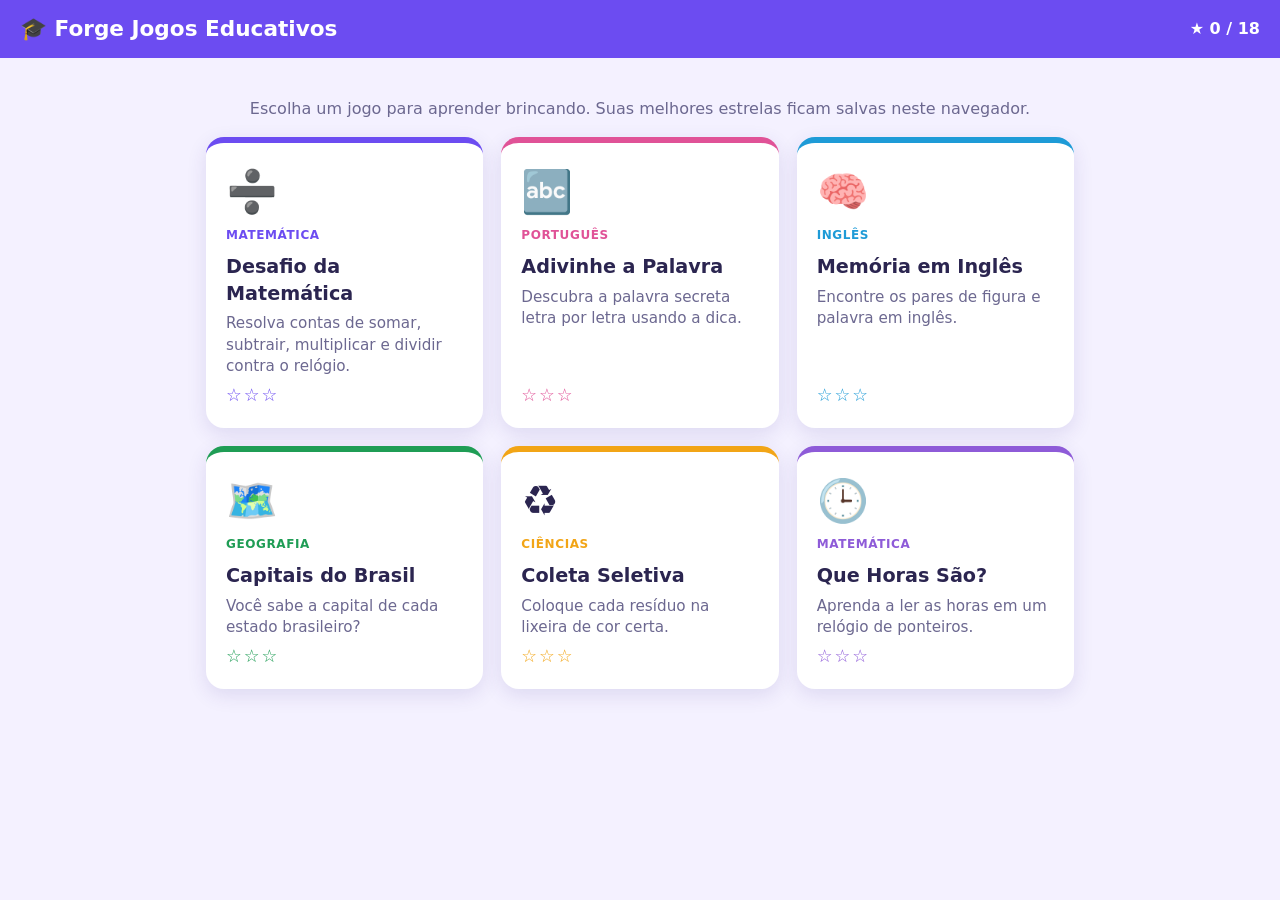
<file: index.html>
<!DOCTYPE html>
<html lang="pt-BR">
<head>
  <meta charset="UTF-8">
  <meta name="viewport" content="width=device-width, initial-scale=1">
  <title>Forge Jogos Educativos</title>
  <link rel="stylesheet" href="css/style.css">
</head>
<body>
  <header class="topo">
    <h1>🎓 Forge Jogos Educativos</h1>
    <span class="placar" id="total-estrelas"></span>
  </header>
  <main>
    <p class="centro muted">Escolha um jogo para aprender brincando. Suas melhores estrelas ficam salvas neste navegador.</p>
    <div class="grade-jogos" id="grade"></div>
  </main>

  <script src="js/comum.js"></script>
  <script>
    const jogos = [
      { id: "matematica", icone: "➗", nome: "Desafio da Matemática", materia: "Matemática", cor: "#6c4cf1",
        desc: "Resolva contas de somar, subtrair, multiplicar e dividir contra o relógio." },
      { id: "palavras", icone: "🔤", nome: "Adivinhe a Palavra", materia: "Português", cor: "#e05297",
        desc: "Descubra a palavra secreta letra por letra usando a dica." },
      { id: "memoria", icone: "🧠", nome: "Memória em Inglês", materia: "Inglês", cor: "#1e9bd7",
        desc: "Encontre os pares de figura e palavra em inglês." },
      { id: "capitais", icone: "🗺️", nome: "Capitais do Brasil", materia: "Geografia", cor: "#1f9d55",
        desc: "Você sabe a capital de cada estado brasileiro?" },
      { id: "reciclagem", icone: "♻️", nome: "Coleta Seletiva", materia: "Ciências", cor: "#f2a516",
        desc: "Coloque cada resíduo na lixeira de cor certa." },
      { id: "horas", icone: "🕒", nome: "Que Horas São?", materia: "Matemática", cor: "#8e5bd8",
        desc: "Aprenda a ler as horas em um relógio de ponteiros." },
    ];

    const progresso = Jogos.lerProgresso();
    const grade = document.getElementById("grade");
    let total = 0;
    jogos.forEach(j => {
      const est = progresso[j.id] || 0;
      total += est;
      const a = document.createElement("a");
      a.className = "jogo-card";
      a.href = `jogos/${j.id}.html`;
      a.style.setProperty("--cor", j.cor);
      a.innerHTML = `
        <span class="icone" aria-hidden="true">${j.icone}</span>
        <span class="materia">${j.materia}</span>
        <h2>${j.nome}</h2>
        <p>${j.desc}</p>
        <span class="estrelas" style="color:${j.cor}" aria-label="${est} de 3 estrelas">${Jogos.textoEstrelas(est)}</span>`;
      grade.appendChild(a);
    });
    document.getElementById("total-estrelas").textContent = `★ ${total} / ${jogos.length * 3}`;
  </script>
</body>
</html>
</file>
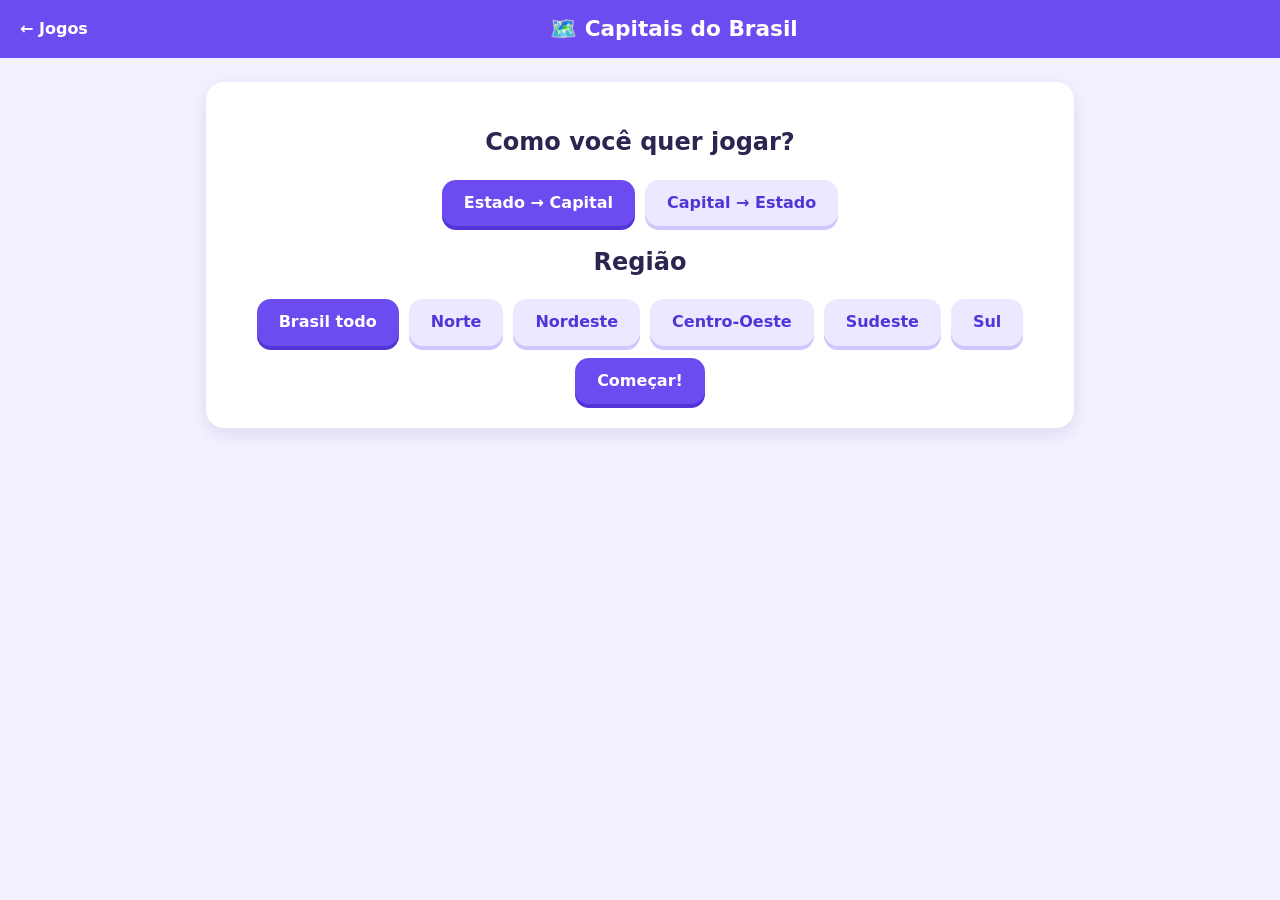
<file: jogos/capitais.html>
<!DOCTYPE html>
<html lang="pt-BR">
<head>
  <meta charset="UTF-8">
  <meta name="viewport" content="width=device-width, initial-scale=1">
  <title>Capitais do Brasil</title>
  <link rel="stylesheet" href="../css/style.css">
  <style>
    .regiao { font-weight: 800; color: #1f9d55; text-transform: uppercase; letter-spacing: .06em; }
    .curiosidade { margin-top: 10px; color: var(--muted); min-height: 1.4em; }
  </style>
</head>
<body>
  <header class="topo">
    <a href="../index.html">← Jogos</a>
    <h1>🗺️ Capitais do Brasil</h1>
    <span class="placar" id="placar"></span>
  </header>
  <main>
    <section class="cartao centro" id="menu">
      <h2>Como você quer jogar?</h2>
      <div class="linha-botoes" id="modos">
        <button class="btn secundario ativo" data-modo="capital">Estado → Capital</button>
        <button class="btn secundario" data-modo="estado">Capital → Estado</button>
      </div>
      <h2>Região</h2>
      <div class="linha-botoes" id="regioes">
        <button class="btn secundario ativo" data-regiao="">Brasil todo</button>
        <button class="btn secundario" data-regiao="Norte">Norte</button>
        <button class="btn secundario" data-regiao="Nordeste">Nordeste</button>
        <button class="btn secundario" data-regiao="Centro-Oeste">Centro-Oeste</button>
        <button class="btn secundario" data-regiao="Sudeste">Sudeste</button>
        <button class="btn secundario" data-regiao="Sul">Sul</button>
      </div>
      <button class="btn" id="comecar">Começar!</button>
    </section>

    <section class="cartao centro oculto" id="jogo">
      <div class="barra"><div id="progresso"></div></div>
      <div class="regiao" id="regiao"></div>
      <div class="pergunta" id="pergunta"></div>
      <div class="opcoes" id="opcoes"></div>
      <div class="mensagem" id="mensagem"></div>
    </section>

    <section class="cartao oculto" id="fim"></section>
  </main>

  <script src="../js/comum.js"></script>
  <script>
    const { sortear, embaralhar, som, mostrarResultado } = Jogos;
    // [estado, sigla, capital, região]
    const UFS = [
      ["Acre","AC","Rio Branco","Norte"],["Amapá","AP","Macapá","Norte"],["Amazonas","AM","Manaus","Norte"],
      ["Pará","PA","Belém","Norte"],["Rondônia","RO","Porto Velho","Norte"],["Roraima","RR","Boa Vista","Norte"],
      ["Tocantins","TO","Palmas","Norte"],
      ["Alagoas","AL","Maceió","Nordeste"],["Bahia","BA","Salvador","Nordeste"],["Ceará","CE","Fortaleza","Nordeste"],
      ["Maranhão","MA","São Luís","Nordeste"],["Paraíba","PB","João Pessoa","Nordeste"],["Pernambuco","PE","Recife","Nordeste"],
      ["Piauí","PI","Teresina","Nordeste"],["Rio Grande do Norte","RN","Natal","Nordeste"],["Sergipe","SE","Aracaju","Nordeste"],
      ["Distrito Federal","DF","Brasília","Centro-Oeste"],["Goiás","GO","Goiânia","Centro-Oeste"],
      ["Mato Grosso","MT","Cuiabá","Centro-Oeste"],["Mato Grosso do Sul","MS","Campo Grande","Centro-Oeste"],
      ["Espírito Santo","ES","Vitória","Sudeste"],["Minas Gerais","MG","Belo Horizonte","Sudeste"],
      ["Rio de Janeiro","RJ","Rio de Janeiro","Sudeste"],["São Paulo","SP","São Paulo","Sudeste"],
      ["Paraná","PR","Curitiba","Sul"],["Rio Grande do Sul","RS","Porto Alegre","Sul"],["Santa Catarina","SC","Florianópolis","Sul"],
    ];
    const $ = id => document.getElementById(id);
    let modo = "capital", regiao = "", perguntas = [], indice = 0, acertos = 0;

    function grupo(el, aoEscolher) {
      el.addEventListener("click", e => {
        const b = e.target.closest("button"); if (!b) return;
        el.querySelectorAll("button").forEach(x => x.classList.toggle("ativo", x === b));
        aoEscolher(b);
      });
    }
    grupo($("modos"), b => modo = b.dataset.modo);
    grupo($("regioes"), b => regiao = b.dataset.regiao);

    function comecar() {
      const pool = UFS.filter(u => !regiao || u[3] === regiao);
      perguntas = sortear(pool, Math.min(10, pool.length));
      indice = 0; acertos = 0;
      $("menu").classList.add("oculto");
      $("fim").classList.add("oculto");
      $("jogo").classList.remove("oculto");
      proxima();
    }

    function proxima() {
      if (indice >= perguntas.length) return terminar();
      const uf = perguntas[indice];
      const pos = modo === "capital" ? 2 : 0;
      const certa = uf[pos];
      // Alternativas erradas: de preferência da mesma região, para ficar mais desafiador.
      const mesmaRegiao = UFS.filter(u => u !== uf && u[3] === uf[3]);
      const outras = UFS.filter(u => u !== uf && u[3] !== uf[3]);
      const erradas = [...embaralhar(mesmaRegiao), ...embaralhar(outras)].slice(0, 3).map(u => u[pos]);
      $("progresso").style.width = `${(indice / perguntas.length) * 100}%`;
      $("placar").textContent = `Acertos: ${acertos}`;
      $("regiao").textContent = `Região ${uf[3]}`;
      $("pergunta").textContent = modo === "capital"
        ? `Qual é a capital de ${uf[0]} (${uf[1]})?`
        : `${uf[2]} é capital de qual estado?`;
      $("mensagem").textContent = "";
      $("mensagem").className = "mensagem";
      const box = $("opcoes");
      box.innerHTML = "";
      embaralhar([certa, ...erradas]).forEach(v => {
        const b = document.createElement("button");
        b.className = "opcao";
        b.textContent = v;
        b.addEventListener("click", () => responder(b, v === certa, uf));
        box.appendChild(b);
      });
    }

    function responder(botao, certo, uf) {
      const certa = modo === "capital" ? uf[2] : uf[0];
      $("opcoes").querySelectorAll("button").forEach(b => {
        b.disabled = true;
        if (b.textContent === certa) b.classList.add("certa");
      });
      const msg = $("mensagem");
      if (certo) { acertos++; som.acerto(); msg.textContent = "Correto! 🎉"; msg.classList.add("ok"); }
      else { botao.classList.add("errada"); som.erro(); msg.textContent = `A capital de ${uf[0]} é ${uf[2]}.`; msg.classList.add("erro"); }
      $("placar").textContent = `Acertos: ${acertos}`;
      indice++;
      setTimeout(proxima, certo ? 1000 : 2000);
    }

    function terminar() {
      $("jogo").classList.add("oculto");
      const fim = $("fim");
      fim.classList.remove("oculto");
      mostrarResultado(fim, {
        jogo: "capitais", acertos, total: perguntas.length,
        aoReiniciar: () => { fim.classList.add("oculto"); $("menu").classList.remove("oculto"); },
      });
    }

    $("comecar").addEventListener("click", comecar);
  </script>
</body>
</html>
</file>
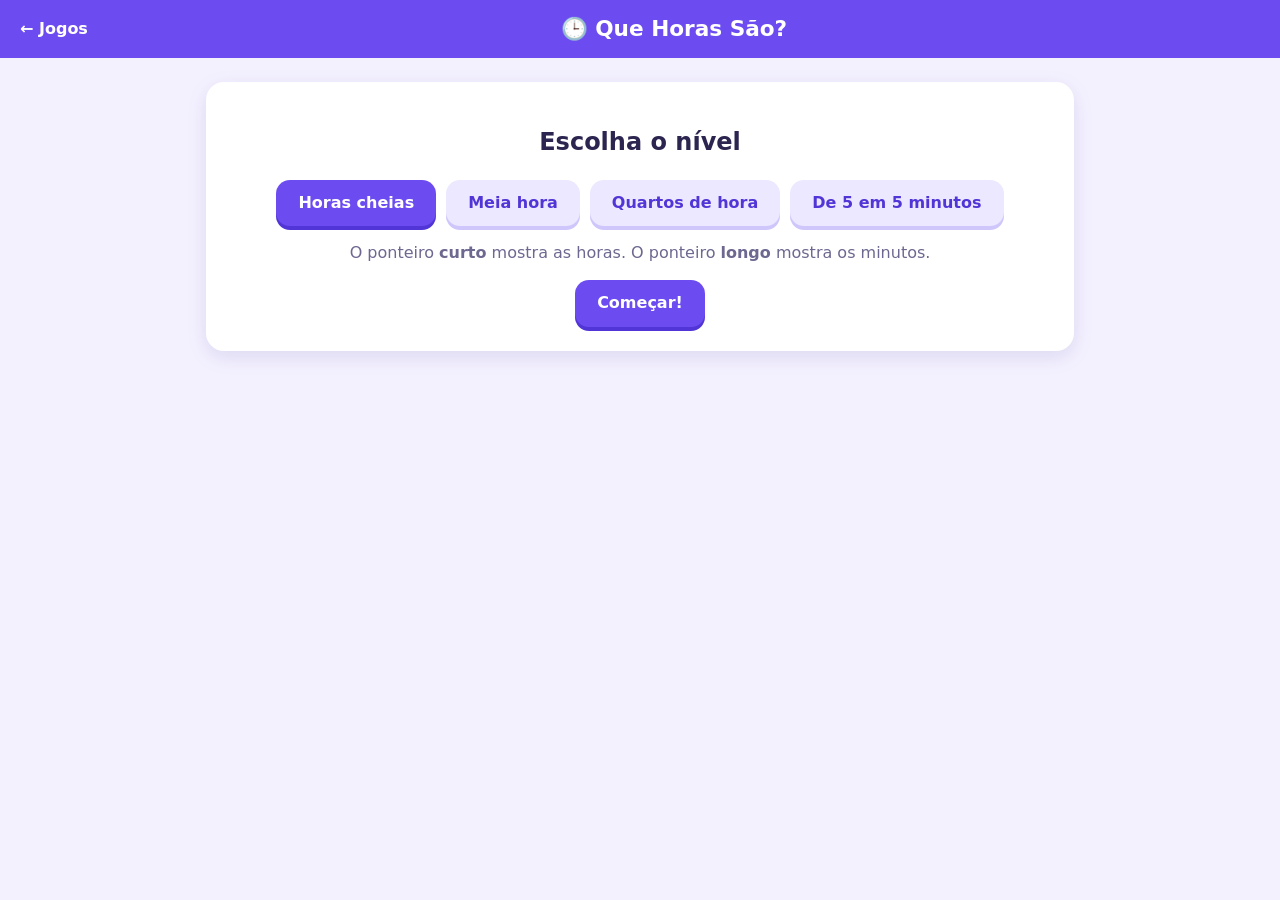
<file: jogos/horas.html>
<!DOCTYPE html>
<html lang="pt-BR">
<head>
  <meta charset="UTF-8">
  <meta name="viewport" content="width=device-width, initial-scale=1">
  <title>Que Horas São?</title>
  <link rel="stylesheet" href="../css/style.css">
  <style>
    #relogio { width: min(260px, 70vw); height: auto; margin: 0 auto 18px; display: block; }
    .opcao { font-variant-numeric: tabular-nums; }
  </style>
</head>
<body>
  <header class="topo">
    <a href="../index.html">← Jogos</a>
    <h1>🕒 Que Horas São?</h1>
    <span class="placar" id="placar"></span>
  </header>
  <main>
    <section class="cartao centro" id="menu">
      <h2>Escolha o nível</h2>
      <div class="linha-botoes" id="niveis">
        <button class="btn secundario ativo" data-nivel="60">Horas cheias</button>
        <button class="btn secundario" data-nivel="30">Meia hora</button>
        <button class="btn secundario" data-nivel="15">Quartos de hora</button>
        <button class="btn secundario" data-nivel="5">De 5 em 5 minutos</button>
      </div>
      <p class="muted">O ponteiro <b>curto</b> mostra as horas. O ponteiro <b>longo</b> mostra os minutos.</p>
      <button class="btn" id="comecar">Começar!</button>
    </section>

    <section class="cartao centro oculto" id="jogo">
      <div class="barra"><div id="progresso"></div></div>
      <svg id="relogio" viewBox="0 0 200 200" role="img" aria-label="Relógio de ponteiros">
        <circle cx="100" cy="100" r="94" fill="#fff" stroke="#6c4cf1" stroke-width="8"/>
        <g id="marcas"></g>
        <line id="ponteiro-hora" x1="100" y1="100" x2="100" y2="62" stroke="#2b2550" stroke-width="8" stroke-linecap="round"/>
        <line id="ponteiro-min" x1="100" y1="100" x2="100" y2="43" stroke="#e05297" stroke-width="5" stroke-linecap="round"/>
        <circle cx="100" cy="100" r="6" fill="#2b2550"/>
      </svg>
      <div class="opcoes" id="opcoes"></div>
      <div class="mensagem" id="mensagem"></div>
    </section>

    <section class="cartao oculto" id="fim"></section>
  </main>

  <script src="../js/comum.js"></script>
  <script>
    const { aleatorio, embaralhar, som, mostrarResultado } = Jogos;
    const TOTAL = 10;
    const $ = id => document.getElementById(id);
    let passo = 60, indice = 0, acertos = 0;

    // Desenha números e marcas do mostrador.
    const marcas = $("marcas");
    for (let i = 0; i < 60; i++) {
      const ang = (i * 6) * Math.PI / 180;
      const grande = i % 5 === 0;
      const r1 = grande ? 80 : 85, r2 = 89;
      marcas.insertAdjacentHTML("beforeend",
        `<line x1="${100 + r1 * Math.sin(ang)}" y1="${100 - r1 * Math.cos(ang)}" x2="${100 + r2 * Math.sin(ang)}" y2="${100 - r2 * Math.cos(ang)}" stroke="#2b2550" stroke-width="${grande ? 3 : 1}"/>`);
      if (grande) {
        const n = i / 5 || 12, rn = 67;
        marcas.insertAdjacentHTML("beforeend",
          `<text x="${100 + rn * Math.sin(ang)}" y="${100 - rn * Math.cos(ang) + 6}" text-anchor="middle" font-size="17" font-weight="800" fill="#2b2550" font-family="sans-serif">${n}</text>`);
      }
    }

    $("niveis").addEventListener("click", e => {
      const b = e.target.closest("button"); if (!b) return;
      $("niveis").querySelectorAll("button").forEach(x => x.classList.toggle("ativo", x === b));
      passo = Number(b.dataset.nivel);
    });

    const fmt = (h, m) => `${h}:${String(m).padStart(2, "0")}`;

    function sortearHora() {
      return { h: aleatorio(1, 12), m: aleatorio(0, 60 / passo - 1) * passo };
    }

    function mostrarRelogio({ h, m }) {
      const angMin = m * 6;
      const angHora = (h % 12) * 30 + m * 0.5;
      $("ponteiro-min").setAttribute("transform", `rotate(${angMin} 100 100)`);
      $("ponteiro-hora").setAttribute("transform", `rotate(${angHora} 100 100)`);
    }

    function comecar() {
      indice = 0; acertos = 0;
      $("menu").classList.add("oculto");
      $("fim").classList.add("oculto");
      $("jogo").classList.remove("oculto");
      proxima();
    }

    function proxima() {
      if (indice >= TOTAL) return terminar();
      const hora = sortearHora();
      const certa = fmt(hora.h, hora.m);
      mostrarRelogio(hora);
      // Distratores comuns: trocar os ponteiros, errar a hora por um, errar os minutos.
      const opcoes = new Set([certa]);
      const candidatos = [
        fmt(hora.h % 12 + 1, hora.m),
        fmt((hora.h + 10) % 12 + 1, hora.m),
        fmt(hora.h, (hora.m + passo) % 60),
      ];
      if (hora.m > 0 && hora.m % 5 === 0) candidatos.push(fmt(hora.m / 5, hora.h * 5 % 60));
      embaralhar(candidatos).forEach(c => { if (opcoes.size < 4) opcoes.add(c); });
      while (opcoes.size < 4) { const o = sortearHora(); opcoes.add(fmt(o.h, o.m)); }

      $("progresso").style.width = `${(indice / TOTAL) * 100}%`;
      $("placar").textContent = `Acertos: ${acertos}`;
      $("mensagem").textContent = "";
      $("mensagem").className = "mensagem";
      const box = $("opcoes");
      box.innerHTML = "";
      embaralhar([...opcoes]).forEach(v => {
        const b = document.createElement("button");
        b.className = "opcao";
        b.textContent = v;
        b.addEventListener("click", () => responder(b, v === certa, certa));
        box.appendChild(b);
      });
    }

    function responder(botao, certo, certa) {
      $("opcoes").querySelectorAll("button").forEach(b => {
        b.disabled = true;
        if (b.textContent === certa) b.classList.add("certa");
      });
      const msg = $("mensagem");
      if (certo) { acertos++; som.acerto(); msg.textContent = "Isso mesmo! ⏰"; msg.classList.add("ok"); }
      else { botao.classList.add("errada"); som.erro(); msg.textContent = `O relógio marca ${certa}.`; msg.classList.add("erro"); }
      $("placar").textContent = `Acertos: ${acertos}`;
      indice++;
      setTimeout(proxima, certo ? 1000 : 2000);
    }

    function terminar() {
      $("jogo").classList.add("oculto");
      const fim = $("fim");
      fim.classList.remove("oculto");
      mostrarResultado(fim, {
        jogo: "horas", acertos, total: TOTAL,
        aoReiniciar: () => { fim.classList.add("oculto"); $("menu").classList.remove("oculto"); },
      });
    }

    $("comecar").addEventListener("click", comecar);
  </script>
</body>
</html>
</file>
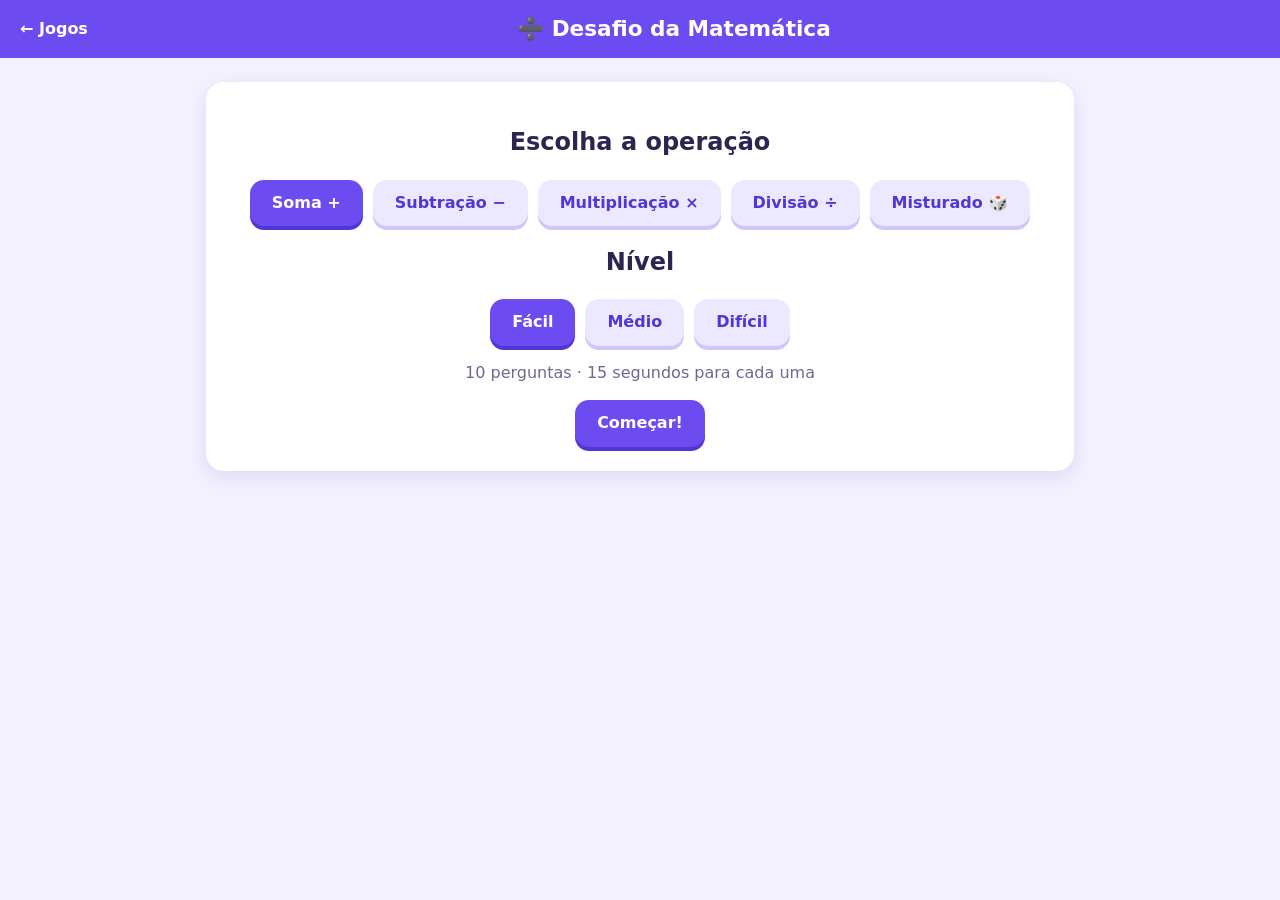
<file: jogos/matematica.html>
<!DOCTYPE html>
<html lang="pt-BR">
<head>
  <meta charset="UTF-8">
  <meta name="viewport" content="width=device-width, initial-scale=1">
  <title>Desafio da Matemática</title>
  <link rel="stylesheet" href="../css/style.css">
  <style>
    .tempo { font-weight: 800; color: var(--muted); }
    .tempo.pouco { color: var(--bad); }
  </style>
</head>
<body>
  <header class="topo">
    <a href="../index.html">← Jogos</a>
    <h1>➗ Desafio da Matemática</h1>
    <span class="placar" id="placar"></span>
  </header>
  <main>
    <section class="cartao centro" id="menu">
      <h2>Escolha a operação</h2>
      <div class="linha-botoes" id="ops">
        <button class="btn secundario ativo" data-op="+">Soma +</button>
        <button class="btn secundario" data-op="-">Subtração −</button>
        <button class="btn secundario" data-op="x">Multiplicação ×</button>
        <button class="btn secundario" data-op="/">Divisão ÷</button>
        <button class="btn secundario" data-op="?">Misturado 🎲</button>
      </div>
      <h2>Nível</h2>
      <div class="linha-botoes" id="niveis">
        <button class="btn secundario ativo" data-nivel="1">Fácil</button>
        <button class="btn secundario" data-nivel="2">Médio</button>
        <button class="btn secundario" data-nivel="3">Difícil</button>
      </div>
      <p class="muted">10 perguntas · 15 segundos para cada uma</p>
      <button class="btn" id="comecar">Começar!</button>
    </section>

    <section class="cartao centro oculto" id="jogo">
      <div class="barra"><div id="progresso"></div></div>
      <div class="tempo" id="tempo"></div>
      <div class="pergunta" id="pergunta"></div>
      <div class="opcoes" id="opcoes"></div>
      <div class="mensagem" id="mensagem"></div>
    </section>

    <section class="cartao oculto" id="fim"></section>
  </main>

  <script src="../js/comum.js"></script>
  <script>
    const { aleatorio, embaralhar, som, mostrarResultado } = Jogos;
    const TOTAL = 10, SEGUNDOS = 15;
    let op = "+", nivel = 1, indice = 0, acertos = 0, cronometro = null, restante = 0;

    const $ = id => document.getElementById(id);

    function selecionar(grupo, atributo, aoEscolher) {
      grupo.addEventListener("click", e => {
        const b = e.target.closest("button");
        if (!b) return;
        grupo.querySelectorAll("button").forEach(x => x.classList.toggle("ativo", x === b));
        aoEscolher(b.dataset[atributo]);
      });
    }
    selecionar($("ops"), "op", v => op = v);
    selecionar($("niveis"), "nivel", v => nivel = Number(v));

    // Gera uma conta com resultado inteiro e não negativo.
    function gerarConta() {
      const o = op === "?" ? "+-x/"[aleatorio(0, 3)] : op;
      const max = [0, 10, 50, 100][nivel];
      const maxTab = [0, 5, 10, 12][nivel];
      let a, b, r, simbolo;
      if (o === "+") { a = aleatorio(0, max); b = aleatorio(0, max); r = a + b; simbolo = "+"; }
      else if (o === "-") { a = aleatorio(0, max); b = aleatorio(0, a); r = a - b; simbolo = "−"; }
      else if (o === "x") { a = aleatorio(1, maxTab); b = aleatorio(1, maxTab); r = a * b; simbolo = "×"; }
      else { b = aleatorio(1, maxTab); r = aleatorio(1, maxTab); a = b * r; simbolo = "÷"; }
      return { texto: `${a} ${simbolo} ${b} = ?`, resposta: r };
    }

    function alternativas(certa) {
      const set = new Set([certa]);
      const variacao = Math.max(3, Math.round(certa * 0.3));
      while (set.size < 4) {
        const v = certa + aleatorio(-variacao, variacao);
        if (v >= 0) set.add(v);
      }
      return embaralhar([...set]);
    }

    function comecar() {
      indice = 0; acertos = 0;
      $("menu").classList.add("oculto");
      $("fim").classList.add("oculto");
      $("jogo").classList.remove("oculto");
      proxima();
    }

    function proxima() {
      if (indice >= TOTAL) return terminar();
      const conta = gerarConta();
      $("progresso").style.width = `${(indice / TOTAL) * 100}%`;
      $("placar").textContent = `Acertos: ${acertos}`;
      $("pergunta").textContent = conta.texto;
      $("mensagem").textContent = "";
      $("mensagem").className = "mensagem";
      const box = $("opcoes");
      box.innerHTML = "";
      alternativas(conta.resposta).forEach(v => {
        const b = document.createElement("button");
        b.className = "opcao";
        b.textContent = v;
        b.addEventListener("click", () => responder(b, v === conta.resposta, conta.resposta));
        box.appendChild(b);
      });
      restante = SEGUNDOS;
      mostrarTempo();
      clearInterval(cronometro);
      cronometro = setInterval(() => {
        restante--;
        mostrarTempo();
        if (restante <= 0) responder(null, false, conta.resposta);
      }, 1000);
    }

    function mostrarTempo() {
      $("tempo").textContent = `⏱️ ${restante}s`;
      $("tempo").classList.toggle("pouco", restante <= 5);
    }

    function responder(botao, certo, resposta) {
      clearInterval(cronometro);
      const botoes = $("opcoes").querySelectorAll("button");
      botoes.forEach(b => {
        b.disabled = true;
        if (Number(b.textContent) === resposta) b.classList.add("certa");
      });
      const msg = $("mensagem");
      if (certo) {
        acertos++;
        som.acerto();
        msg.textContent = "Isso aí! 🎉";
        msg.classList.add("ok");
      } else {
        if (botao) botao.classList.add("errada");
        som.erro();
        msg.textContent = botao ? `Quase! A resposta é ${resposta}.` : `Tempo esgotado! A resposta é ${resposta}.`;
        msg.classList.add("erro");
      }
      $("placar").textContent = `Acertos: ${acertos}`;
      indice++;
      setTimeout(proxima, certo ? 900 : 1800);
    }

    function terminar() {
      $("jogo").classList.add("oculto");
      const fim = $("fim");
      fim.classList.remove("oculto");
      mostrarResultado(fim, {
        jogo: "matematica", acertos, total: TOTAL,
        aoReiniciar: () => { fim.classList.add("oculto"); $("menu").classList.remove("oculto"); },
      });
    }

    $("comecar").addEventListener("click", comecar);
  </script>
</body>
</html>
</file>
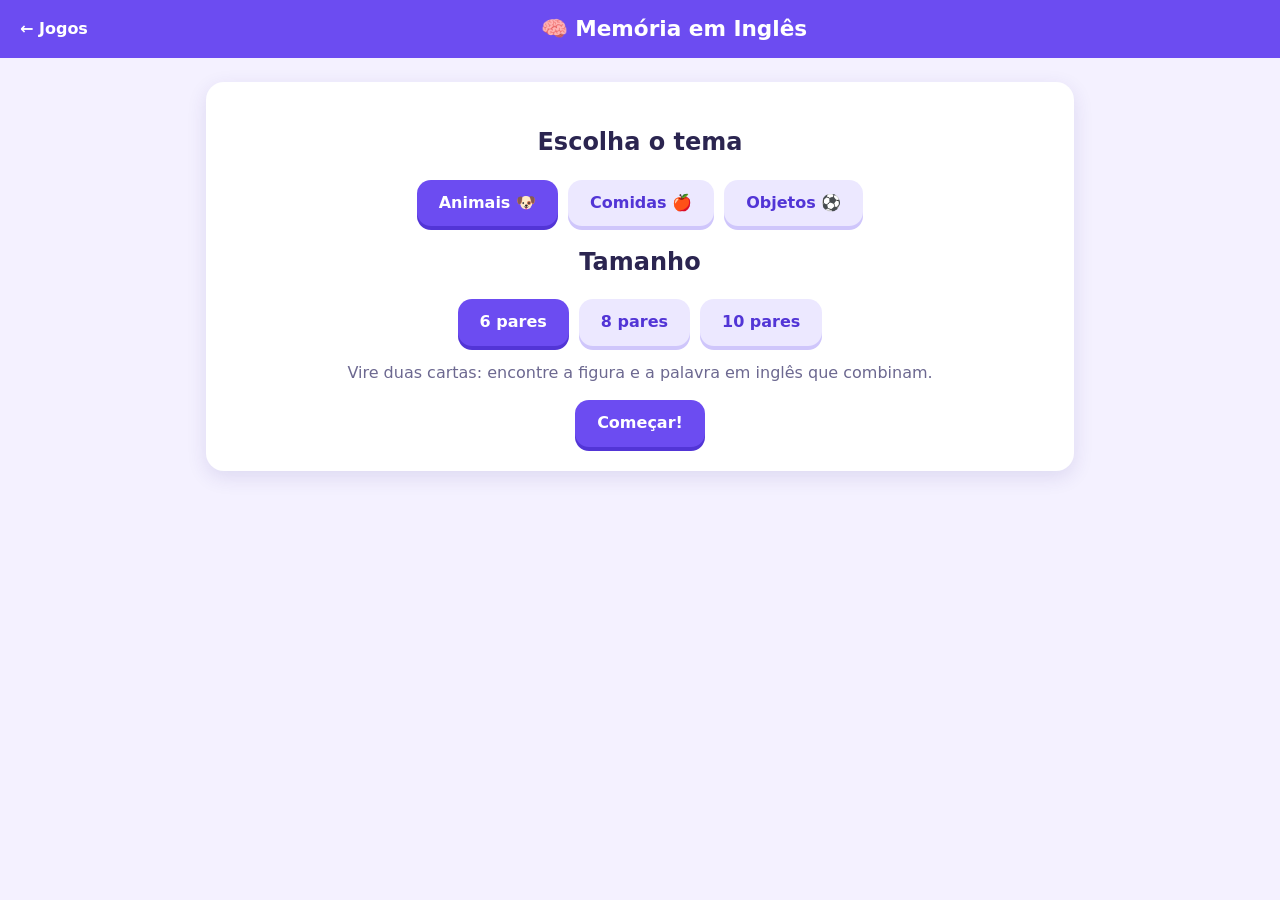
<file: jogos/memoria.html>
<!DOCTYPE html>
<html lang="pt-BR">
<head>
  <meta charset="UTF-8">
  <meta name="viewport" content="width=device-width, initial-scale=1">
  <title>Memória em Inglês</title>
  <link rel="stylesheet" href="../css/style.css">
  <style>
    .tabuleiro {
      display: grid;
      grid-template-columns: repeat(var(--colunas, 4), 1fr);
      gap: 10px;
      max-width: 640px;
      margin: 0 auto;
    }
    .carta {
      aspect-ratio: 1;
      perspective: 600px;
      border: none; padding: 0; background: none; cursor: pointer;
      font: inherit;
    }
    .carta .face {
      position: relative; width: 100%; height: 100%;
      transition: transform .35s; transform-style: preserve-3d;
    }
    .carta.virada .face, .carta.par .face { transform: rotateY(180deg); }
    .carta .frente, .carta .verso {
      position: absolute; inset: 0; border-radius: 14px;
      display: grid; place-items: center; backface-visibility: hidden;
      box-shadow: var(--shadow);
    }
    .carta .verso { background: linear-gradient(135deg, #1e9bd7, #6c4cf1); color: #fff; font-size: 2rem; }
    .carta .frente {
      background: #fff; transform: rotateY(180deg);
      font-weight: 800; font-size: clamp(.85rem, 3.2vw, 1.25rem); padding: 4px; text-align: center;
    }
    .carta .frente.emoji { font-size: clamp(1.8rem, 8vw, 3rem); }
    .carta.par .frente { background: var(--ok-bg); color: var(--ok); }
    .info { display: flex; justify-content: center; gap: 24px; font-weight: 800; margin-bottom: 14px; }
  </style>
</head>
<body>
  <header class="topo">
    <a href="../index.html">← Jogos</a>
    <h1>🧠 Memória em Inglês</h1>
    <span class="placar" id="placar"></span>
  </header>
  <main>
    <section class="cartao centro" id="menu">
      <h2>Escolha o tema</h2>
      <div class="linha-botoes" id="temas"></div>
      <h2>Tamanho</h2>
      <div class="linha-botoes" id="tamanhos">
        <button class="btn secundario ativo" data-pares="6">6 pares</button>
        <button class="btn secundario" data-pares="8">8 pares</button>
        <button class="btn secundario" data-pares="10">10 pares</button>
      </div>
      <p class="muted">Vire duas cartas: encontre a figura e a palavra em inglês que combinam.</p>
      <button class="btn" id="comecar">Começar!</button>
    </section>

    <section class="cartao oculto" id="jogo">
      <div class="info"><span id="jogadas"></span><span id="achados"></span></div>
      <div class="tabuleiro" id="tabuleiro"></div>
      <div class="mensagem centro" id="mensagem" aria-live="polite"></div>
    </section>

    <section class="cartao oculto" id="fim"></section>
  </main>

  <script src="../js/comum.js"></script>
  <script>
    const { sortear, embaralhar, som, mostrarResultado } = Jogos;
    const TEMAS = {
      "Animais 🐶": [["🐶","dog","cachorro"],["🐱","cat","gato"],["🐦","bird","pássaro"],["🐟","fish","peixe"],["🐴","horse","cavalo"],["🐮","cow","vaca"],["🐷","pig","porco"],["🐭","mouse","rato"],["🦁","lion","leão"],["🐸","frog","sapo"],["🐵","monkey","macaco"],["🐔","chicken","galinha"]],
      "Comidas 🍎": [["🍎","apple","maçã"],["🍌","banana","banana"],["🍞","bread","pão"],["🧀","cheese","queijo"],["🥚","egg","ovo"],["🥛","milk","leite"],["🍰","cake","bolo"],["🍇","grapes","uvas"],["🥕","carrot","cenoura"],["🍊","orange","laranja"],["🍚","rice","arroz"],["💧","water","água"]],
      "Objetos ⚽": [["⚽","ball","bola"],["📚","book","livro"],["✏️","pencil","lápis"],["🚗","car","carro"],["🏠","house","casa"],["🪑","chair","cadeira"],["⏰","clock","relógio"],["🔑","key","chave"],["☂️","umbrella","guarda-chuva"],["👟","shoe","tênis"],["🎒","backpack","mochila"],["🚲","bike","bicicleta"]],
    };
    const $ = id => document.getElementById(id);
    let tema = Object.keys(TEMAS)[0], pares = 6;
    let abertas = [], achados = 0, jogadas = 0, travado = false;

    Object.keys(TEMAS).forEach((t, i) => {
      const b = document.createElement("button");
      b.className = "btn secundario" + (i === 0 ? " ativo" : "");
      b.textContent = t;
      b.dataset.tema = t;
      $("temas").appendChild(b);
    });
    function grupo(el, aoEscolher) {
      el.addEventListener("click", e => {
        const b = e.target.closest("button"); if (!b) return;
        el.querySelectorAll("button").forEach(x => x.classList.toggle("ativo", x === b));
        aoEscolher(b);
      });
    }
    grupo($("temas"), b => tema = b.dataset.tema);
    grupo($("tamanhos"), b => pares = Number(b.dataset.pares));

    function comecar() {
      abertas = []; achados = 0; jogadas = 0; travado = false;
      $("menu").classList.add("oculto");
      $("fim").classList.add("oculto");
      $("jogo").classList.remove("oculto");
      $("mensagem").textContent = "";
      const itens = sortear(TEMAS[tema], pares);
      const cartas = embaralhar(itens.flatMap((it, id) => [
        { id, texto: it[0], emoji: true, rotulo: it[2] },
        { id, texto: it[1], emoji: false, rotulo: it[1] },
      ]));
      const tab = $("tabuleiro");
      tab.style.setProperty("--colunas", pares <= 6 ? 4 : 5);
      tab.innerHTML = "";
      cartas.forEach(c => {
        const b = document.createElement("button");
        b.className = "carta";
        b.dataset.id = c.id;
        b.setAttribute("aria-label", "Carta virada");
        b.innerHTML = `<div class="face"><div class="verso">?</div><div class="frente ${c.emoji ? "emoji" : ""}">${c.texto}</div></div>`;
        b.addEventListener("click", () => virar(b, c));
        tab.appendChild(b);
      });
      atualizar();
    }

    function atualizar() {
      $("jogadas").textContent = `Jogadas: ${jogadas}`;
      $("achados").textContent = `Pares: ${achados}/${pares}`;
      $("placar").textContent = tema;
    }

    function virar(el, carta) {
      if (travado || el.classList.contains("virada") || el.classList.contains("par")) return;
      el.classList.add("virada");
      el.setAttribute("aria-label", carta.texto);
      abertas.push({ el, carta });
      if (abertas.length < 2) return;
      jogadas++;
      const [a, b] = abertas;
      if (a.carta.id === b.carta.id) {
        a.el.classList.add("par"); b.el.classList.add("par");
        achados++;
        abertas = [];
        som.acerto();
        const ingles = a.carta.emoji ? b.carta.texto : a.carta.texto;
        const pt = a.carta.emoji ? a.carta.rotulo : b.carta.rotulo;
        $("mensagem").textContent = `✅ ${ingles} = ${pt}`;
        $("mensagem").className = "mensagem centro ok";
        atualizar();
        if (achados === pares) setTimeout(terminar, 900);
      } else {
        travado = true;
        som.erro();
        setTimeout(() => {
          [a, b].forEach(x => { x.el.classList.remove("virada"); x.el.setAttribute("aria-label", "Carta virada"); });
          abertas = []; travado = false;
        }, 900);
        atualizar();
      }
    }

    function terminar() {
      $("jogo").classList.add("oculto");
      const fim = $("fim");
      fim.classList.remove("oculto");
      // Pontuação: jogadas perfeitas = número de pares. Cada jogada extra reduz a nota.
      const nota = Math.max(0, Math.round(pares * Math.min(1, (pares * 1.5) / jogadas)));
      mostrarResultado(fim, {
        jogo: "memoria", acertos: nota, total: pares,
        titulo: `Você achou tudo em ${jogadas} jogadas!`,
        aoReiniciar: () => { fim.classList.add("oculto"); $("menu").classList.remove("oculto"); },
      });
    }

    $("comecar").addEventListener("click", comecar);
  </script>
</body>
</html>
</file>
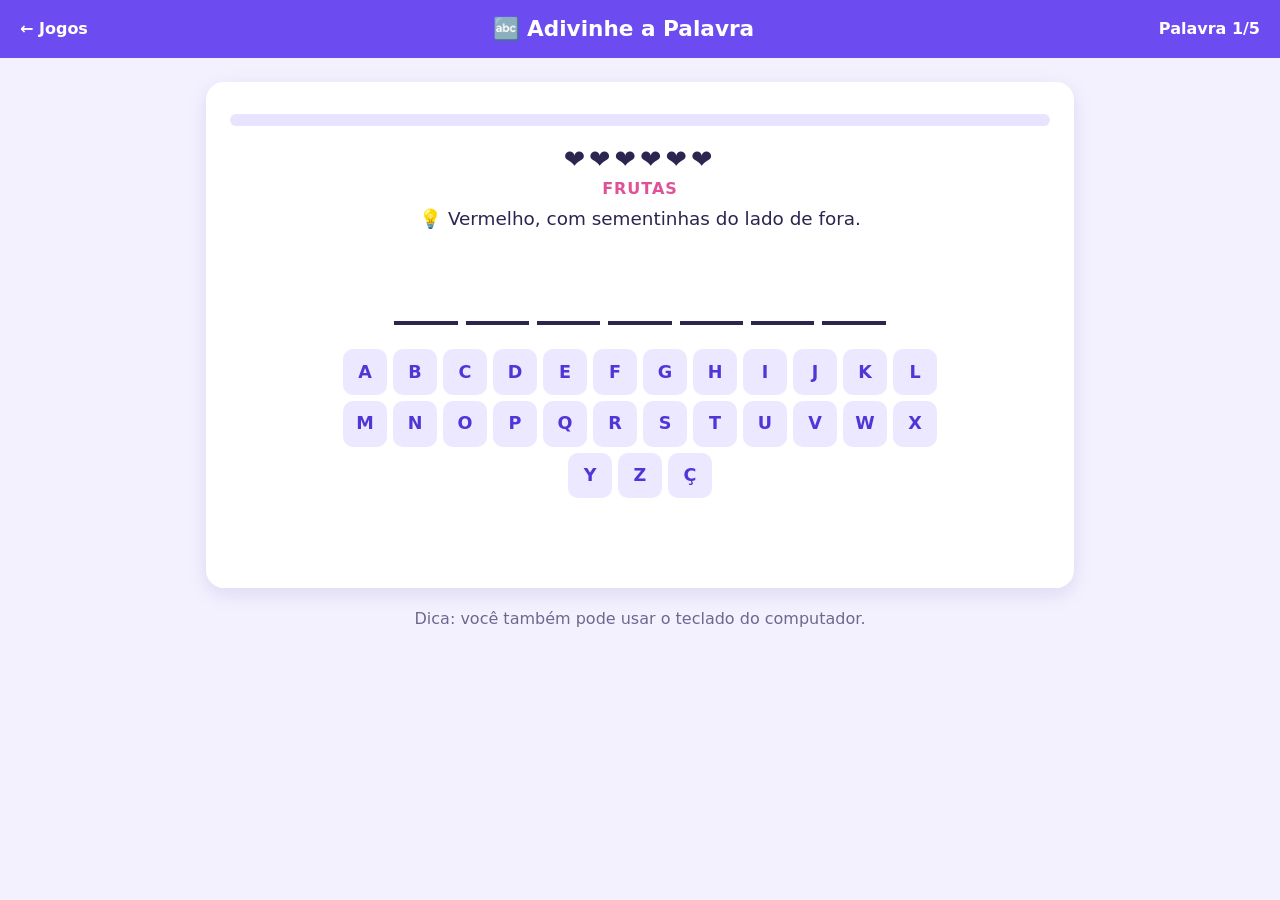
<file: jogos/palavras.html>
<!DOCTYPE html>
<html lang="pt-BR">
<head>
  <meta charset="UTF-8">
  <meta name="viewport" content="width=device-width, initial-scale=1">
  <title>Adivinhe a Palavra</title>
  <link rel="stylesheet" href="../css/style.css">
  <style>
    .vidas { font-size: 1.6rem; letter-spacing: 4px; }
    .categoria { font-weight: 800; color: #e05297; text-transform: uppercase; letter-spacing: .06em; }
    .dica { font-size: 1.15rem; margin: 6px 0 18px; }
    .segredo {
      display: flex; flex-wrap: wrap; justify-content: center; gap: 8px;
      margin: 10px 0 24px;
    }
    .segredo span {
      width: 2.2em; height: 2.6em; display: grid; place-items: center;
      font-size: clamp(1.1rem, 5vw, 1.8rem); font-weight: 800;
      border-bottom: 4px solid var(--ink); text-transform: uppercase;
    }
    .segredo span.espaco { border: none; width: 1em; }
    .segredo span.revelada { color: var(--bad); }
    .teclado { display: flex; flex-wrap: wrap; justify-content: center; gap: 6px; max-width: 620px; margin: 0 auto; }
    .tecla {
      font: inherit; font-weight: 800; font-size: 1.1rem;
      width: 2.5em; height: 2.6em; border-radius: 10px; border: none;
      background: #ece8ff; color: var(--primary-dark); cursor: pointer;
    }
    .tecla:hover:not(:disabled) { background: #dcd4ff; }
    .tecla.certa { background: var(--ok-bg); color: var(--ok); }
    .tecla.errada { background: var(--bad-bg); color: var(--bad); }
    .tecla:disabled { cursor: default; }
  </style>
</head>
<body>
  <header class="topo">
    <a href="../index.html">← Jogos</a>
    <h1>🔤 Adivinhe a Palavra</h1>
    <span class="placar" id="placar"></span>
  </header>
  <main>
    <section class="cartao centro" id="jogo">
      <div class="barra"><div id="progresso"></div></div>
      <div class="vidas" id="vidas" aria-live="polite"></div>
      <div class="categoria" id="categoria"></div>
      <div class="dica" id="dica"></div>
      <div class="segredo" id="segredo" aria-live="polite"></div>
      <div class="teclado" id="teclado"></div>
      <div class="mensagem" id="mensagem"></div>
      <div class="linha-botoes"><button class="btn oculto" id="seguir">Próxima palavra →</button></div>
    </section>
    <section class="cartao oculto" id="fim"></section>
    <p class="centro muted">Dica: você também pode usar o teclado do computador.</p>
  </main>

  <script src="../js/comum.js"></script>
  <script>
    const { sortear, semAcento, som, mostrarResultado } = Jogos;
    const RODADAS = 5, VIDAS = 6;

    const BANCO = [
      ["Animais", "girafa", "Tem o pescoço mais comprido de todos os animais."],
      ["Animais", "tartaruga", "Anda devagar e carrega a casa nas costas."],
      ["Animais", "borboleta", "Antes de voar, foi uma lagarta."],
      ["Animais", "golfinho", "Mamífero marinho muito inteligente que respira pelo alto da cabeça."],
      ["Animais", "tamanduá", "Usa a língua comprida para comer formigas."],
      ["Animais", "jacaré", "Réptil de boca enorme que vive nos rios do Pantanal."],
      ["Frutas", "abacaxi", "Tem uma coroa de folhas e casca cheia de escamas."],
      ["Frutas", "melancia", "Grande, verde por fora e vermelha por dentro."],
      ["Frutas", "jabuticaba", "Fruta brasileira que nasce grudada no tronco da árvore."],
      ["Frutas", "maracujá", "O suco dela ajuda a acalmar."],
      ["Frutas", "morango", "Vermelho, com sementinhas do lado de fora."],
      ["Corpo humano", "coração", "Bombeia o sangue para todo o corpo."],
      ["Corpo humano", "pulmão", "Órgão que usamos para respirar."],
      ["Corpo humano", "esqueleto", "Conjunto de todos os ossos do corpo."],
      ["Natureza", "arco-íris", "Aparece no céu com sete cores depois da chuva."],
      ["Natureza", "vulcão", "Montanha que pode expelir lava."],
      ["Natureza", "cachoeira", "Água de um rio caindo de um lugar alto."],
      ["Espaço", "planeta", "A Terra é um deles."],
      ["Espaço", "astronauta", "Pessoa treinada para viajar ao espaço."],
      ["Espaço", "estrela", "O Sol é uma delas."],
      ["Escola", "caderno", "Onde anotamos as lições."],
      ["Escola", "biblioteca", "Lugar cheio de livros para ler e pesquisar."],
      ["Escola", "professora", "Ensina os alunos na sala de aula."],
      ["Profissões", "bombeiro", "Apaga incêndios e salva pessoas."],
      ["Profissões", "dentista", "Cuida da saúde dos seus dentes."],
    ];

    const LETRAS = "ABCDEFGHIJKLMNOPQRSTUVWXYZÇ".split("");
    const $ = id => document.getElementById(id);
    let palavras, rodada, acertos, palavra, chutes, erros, encerrada;

    // Letra "base" usada para comparar: sem acento, maiúscula. O "ç" continua separado.
    const base = l => l.toUpperCase() === "Ç" ? "Ç" : semAcento(l).toUpperCase();
    const ehLetra = l => /[a-zà-üç]/i.test(l);

    function novoJogo() {
      palavras = sortear(BANCO, RODADAS);
      rodada = 0; acertos = 0;
      $("fim").classList.add("oculto");
      $("jogo").classList.remove("oculto");
      novaRodada();
    }

    function novaRodada() {
      const [cat, p, dica] = palavras[rodada];
      palavra = p; chutes = new Set(); erros = 0; encerrada = false;
      $("categoria").textContent = cat;
      $("dica").textContent = "💡 " + dica;
      $("mensagem").textContent = "";
      $("mensagem").className = "mensagem";
      $("seguir").classList.add("oculto");
      $("progresso").style.width = `${(rodada / RODADAS) * 100}%`;
      $("placar").textContent = `Palavra ${rodada + 1}/${RODADAS}`;
      const t = $("teclado");
      t.innerHTML = "";
      LETRAS.forEach(l => {
        const b = document.createElement("button");
        b.className = "tecla";
        b.textContent = l;
        b.dataset.letra = l;
        b.addEventListener("click", () => chutar(l));
        t.appendChild(b);
      });
      desenhar();
    }

    function desenhar(revelar) {
      $("vidas").textContent = "❤️".repeat(VIDAS - erros) + "🤍".repeat(erros);
      const s = $("segredo");
      s.innerHTML = "";
      [...palavra].forEach(l => {
        const span = document.createElement("span");
        if (!ehLetra(l)) { span.textContent = l; span.className = l === " " ? "espaco" : ""; }
        else if (chutes.has(base(l))) span.textContent = l;
        else if (revelar) { span.textContent = l; span.className = "revelada"; }
        s.appendChild(span);
      });
    }

    function chutar(letra) {
      if (encerrada || chutes.has(letra)) return;
      chutes.add(letra);
      const tecla = $("teclado").querySelector(`[data-letra="${letra}"]`);
      tecla.disabled = true;
      const existe = [...palavra].some(l => ehLetra(l) && base(l) === letra);
      if (existe) { tecla.classList.add("certa"); som.acerto(); }
      else { tecla.classList.add("errada"); erros++; som.erro(); }
      const completa = [...palavra].every(l => !ehLetra(l) || chutes.has(base(l)));
      if (completa) return encerrar(true);
      if (erros >= VIDAS) return encerrar(false);
      desenhar();
    }

    function encerrar(ganhou) {
      encerrada = true;
      desenhar(!ganhou);
      $("teclado").querySelectorAll("button").forEach(b => b.disabled = true);
      const msg = $("mensagem");
      if (ganhou) { acertos++; msg.textContent = "Você acertou! 🎉"; msg.classList.add("ok"); }
      else { msg.textContent = `A palavra era "${palavra.toUpperCase()}".`; msg.classList.add("erro"); }
      const ultima = rodada === RODADAS - 1;
      $("seguir").textContent = ultima ? "Ver resultado" : "Próxima palavra →";
      $("seguir").classList.remove("oculto");
      $("seguir").focus();
    }

    $("seguir").addEventListener("click", () => {
      rodada++;
      if (rodada < RODADAS) return novaRodada();
      $("jogo").classList.add("oculto");
      const fim = $("fim");
      fim.classList.remove("oculto");
      mostrarResultado(fim, { jogo: "palavras", acertos, total: RODADAS, aoReiniciar: novoJogo });
    });

    document.addEventListener("keydown", e => {
      if (e.ctrlKey || e.metaKey || e.altKey || e.key.length !== 1) return;
      const l = base(e.key);
      if (LETRAS.includes(l)) chutar(l);
    });

    novoJogo();
  </script>
</body>
</html>
</file>
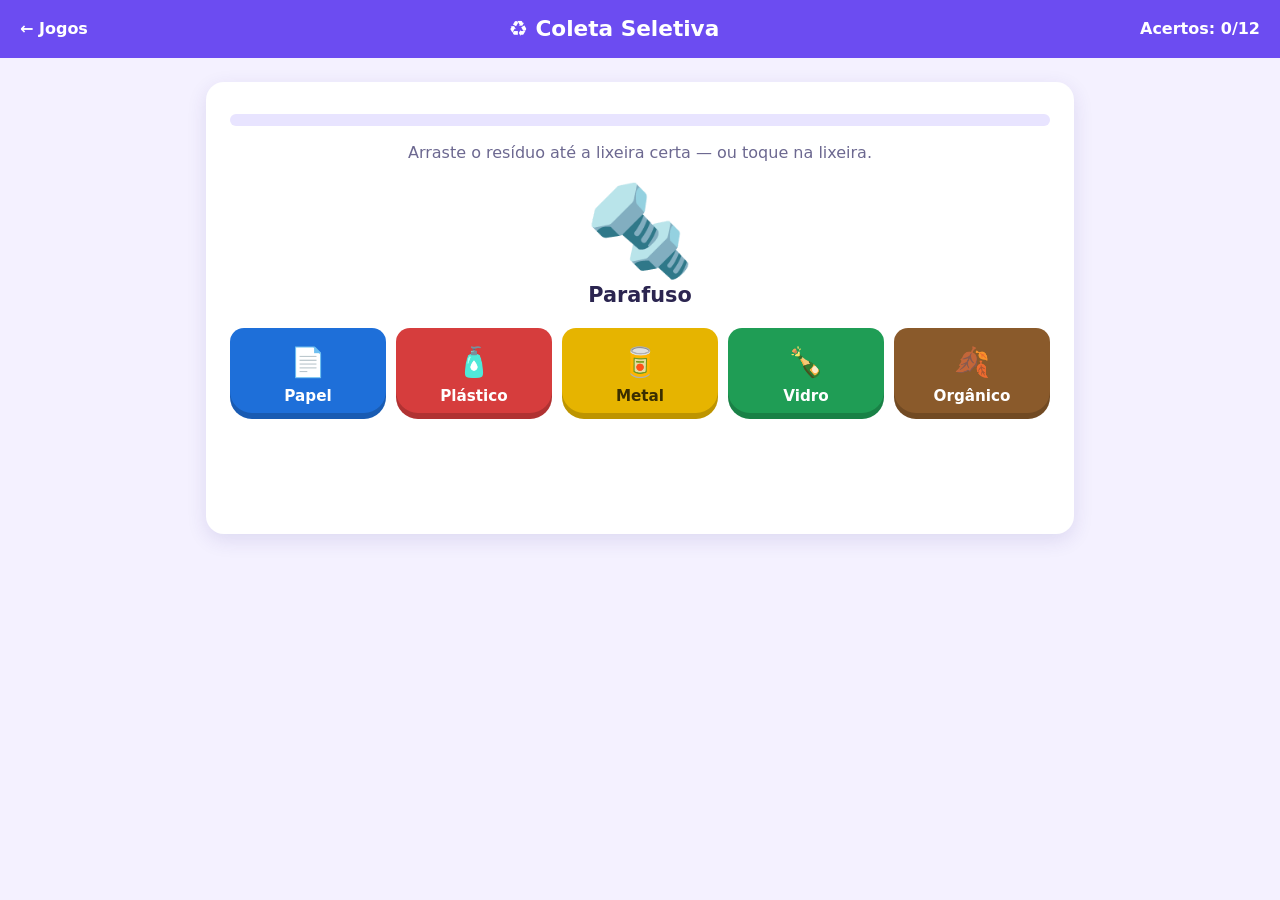
<file: jogos/reciclagem.html>
<!DOCTYPE html>
<html lang="pt-BR">
<head>
  <meta charset="UTF-8">
  <meta name="viewport" content="width=device-width, initial-scale=1">
  <title>Coleta Seletiva</title>
  <link rel="stylesheet" href="../css/style.css">
  <style>
    .item {
      font-size: clamp(3.5rem, 15vw, 5.5rem);
      line-height: 1;
      margin: 6px 0;
      cursor: grab;
      user-select: none;
      display: inline-block;
    }
    .nome-item { font-size: 1.3rem; font-weight: 800; margin-bottom: 18px; }
    .lixeiras {
      display: grid;
      grid-template-columns: repeat(5, 1fr);
      gap: 10px;
    }
    .lixeira {
      font: inherit; font-weight: 800; color: #fff;
      border: none; border-radius: 14px 14px 22px 22px;
      padding: 14px 4px 12px; cursor: pointer;
      display: flex; flex-direction: column; align-items: center; gap: 4px;
      box-shadow: inset 0 -6px 0 rgba(0,0,0,.18);
      transition: transform .1s, outline .1s;
      font-size: .95rem;
    }
    .lixeira .tampa { font-size: 1.8rem; }
    .lixeira:hover, .lixeira.sobre { transform: translateY(-4px); outline: 4px solid rgba(0,0,0,.15); }
    .lixeira:disabled { opacity: .6; cursor: default; transform: none; }
    .azul { background: #1e6fd9; }
    .vermelho { background: #d63d3d; }
    .amarelo { background: #e6b400; color: #3a2e00; }
    .verde { background: #1f9d55; }
    .marrom { background: #8a5a2b; }
    .explicacao { color: var(--muted); min-height: 2.8em; margin-top: 4px; }
    @media (max-width: 560px) {
      .lixeiras { grid-template-columns: repeat(3, 1fr); }
    }
  </style>
</head>
<body>
  <header class="topo">
    <a href="../index.html">← Jogos</a>
    <h1>♻️ Coleta Seletiva</h1>
    <span class="placar" id="placar"></span>
  </header>
  <main>
    <section class="cartao centro" id="jogo">
      <div class="barra"><div id="progresso"></div></div>
      <p class="muted">Arraste o resíduo até a lixeira certa — ou toque na lixeira.</p>
      <div class="item" id="item" draggable="true"></div>
      <div class="nome-item" id="nome-item"></div>
      <div class="lixeiras" id="lixeiras">
        <button class="lixeira azul" data-tipo="papel"><span class="tampa">📄</span>Papel</button>
        <button class="lixeira vermelho" data-tipo="plastico"><span class="tampa">🧴</span>Plástico</button>
        <button class="lixeira amarelo" data-tipo="metal"><span class="tampa">🥫</span>Metal</button>
        <button class="lixeira verde" data-tipo="vidro"><span class="tampa">🍾</span>Vidro</button>
        <button class="lixeira marrom" data-tipo="organico"><span class="tampa">🍂</span>Orgânico</button>
      </div>
      <div class="mensagem" id="mensagem"></div>
      <div class="explicacao" id="explicacao"></div>
    </section>
    <section class="cartao oculto" id="fim"></section>
  </main>

  <script src="../js/comum.js"></script>
  <script>
    const { sortear, som, mostrarResultado } = Jogos;
    const RODADAS = 12;
    const NOMES = { papel: "Papel (azul)", plastico: "Plástico (vermelho)", metal: "Metal (amarelo)", vidro: "Vidro (verde)", organico: "Orgânico (marrom)" };
    // [emoji, nome, tipo, explicação]
    const ITENS = [
      ["📰", "Jornal velho", "papel", "Jornais e revistas são feitos de papel e podem virar papel novo."],
      ["📦", "Caixa de papelão", "papel", "Papelão é reciclado como papel. Desmonte a caixa antes de descartar!"],
      ["📓", "Caderno usado", "papel", "Folhas de caderno vão para o papel."],
      ["✉️", "Envelope", "papel", "Envelopes de papel vão para a lixeira azul."],
      ["🧴", "Frasco de xampu", "plastico", "Embalagens de produtos de higiene costumam ser de plástico."],
      ["🥤", "Copo plástico", "plastico", "Copos descartáveis são de plástico. Melhor ainda: use uma garrafinha!"],
      ["🛍️", "Sacola plástica", "plastico", "Sacolinhas são de plástico. Prefira uma sacola retornável."],
      ["🪥", "Escova de dente", "plastico", "O cabo da escova é de plástico."],
      ["🥫", "Lata de milho", "metal", "Latas de alimentos são de aço, um metal."],
      ["🥤", "Latinha de refrigerante", "metal", "Latinhas são de alumínio e podem ser recicladas infinitas vezes!"],
      ["🔩", "Parafuso", "metal", "Parafusos são de metal."],
      ["📎", "Clipes", "metal", "Clipes de papel são feitos de metal."],
      ["🍾", "Garrafa de vidro", "vidro", "Garrafas de vidro podem ser derretidas e viram novas garrafas."],
      ["🫙", "Pote de geleia", "vidro", "Potes de vidro vão para a lixeira verde. Lave antes!"],
      ["🍷", "Taça quebrada", "vidro", "Vidro vai para a lixeira verde, mas embrulhe bem os cacos para ninguém se cortar."],
      ["🍌", "Casca de banana", "organico", "Restos de frutas são orgânicos e viram adubo na compostagem."],
      ["🍎", "Resto de maçã", "organico", "Restos de comida são orgânicos."],
      ["🥚", "Casca de ovo", "organico", "Cascas de ovo são orgânicas e ótimas para a compostagem."],
      ["🍂", "Folhas secas", "organico", "Folhas são material orgânico."],
      ["☕", "Borra de café", "organico", "A borra de café é orgânica e pode adubar plantas."],
    ];
    const $ = id => document.getElementById(id);
    let fila, indice, acertos, atual, aguardando;

    function novoJogo() {
      fila = sortear(ITENS, RODADAS);
      indice = 0; acertos = 0;
      $("fim").classList.add("oculto");
      $("jogo").classList.remove("oculto");
      proximo();
    }

    function proximo() {
      if (indice >= fila.length) return terminar();
      atual = fila[indice];
      aguardando = true;
      $("item").textContent = atual[0];
      $("nome-item").textContent = atual[1];
      $("mensagem").textContent = "";
      $("mensagem").className = "mensagem";
      $("explicacao").textContent = "";
      $("progresso").style.width = `${(indice / fila.length) * 100}%`;
      $("placar").textContent = `Acertos: ${acertos}/${fila.length}`;
      $("lixeiras").querySelectorAll("button").forEach(b => b.disabled = false);
    }

    function descartar(tipo) {
      if (!aguardando) return;
      aguardando = false;
      $("lixeiras").querySelectorAll("button").forEach(b => b.disabled = true);
      const msg = $("mensagem");
      if (tipo === atual[2]) { acertos++; som.acerto(); msg.textContent = "Lixeira certa! 🌎"; msg.classList.add("ok"); }
      else { som.erro(); msg.textContent = `Ops! O certo é: ${NOMES[atual[2]]}.`; msg.classList.add("erro"); }
      $("explicacao").textContent = atual[3];
      $("placar").textContent = `Acertos: ${acertos}/${fila.length}`;
      indice++;
      setTimeout(proximo, tipo === atual[2] ? 1600 : 2800);
    }

    function terminar() {
      $("jogo").classList.add("oculto");
      const fim = $("fim");
      fim.classList.remove("oculto");
      mostrarResultado(fim, { jogo: "reciclagem", acertos, total: fila.length, aoReiniciar: novoJogo });
    }

    const lix = $("lixeiras");
    lix.addEventListener("click", e => {
      const b = e.target.closest("button");
      if (b) descartar(b.dataset.tipo);
    });
    // Arrastar e soltar (computador).
    $("item").addEventListener("dragstart", e => e.dataTransfer.setData("text/plain", "item"));
    lix.querySelectorAll("button").forEach(b => {
      b.addEventListener("dragover", e => { e.preventDefault(); b.classList.add("sobre"); });
      b.addEventListener("dragleave", () => b.classList.remove("sobre"));
      b.addEventListener("drop", e => { e.preventDefault(); b.classList.remove("sobre"); descartar(b.dataset.tipo); });
    });

    novoJogo();
  </script>
</body>
</html>
</file>
<file: css/style.css>
:root {
  --bg: #f4f1ff;
  --card: #ffffff;
  --ink: #2b2550;
  --muted: #6c6890;
  --primary: #6c4cf1;
  --primary-dark: #5235d6;
  --ok: #1f9d55;
  --ok-bg: #dcf7e7;
  --bad: #d63d3d;
  --bad-bg: #fde3e3;
  --warn: #f2a516;
  --radius: 18px;
  --shadow: 0 6px 20px rgba(60, 40, 140, 0.12);
}

* { box-sizing: border-box; }

body {
  margin: 0;
  font-family: "Nunito", "Segoe UI", system-ui, -apple-system, sans-serif;
  background: var(--bg);
  color: var(--ink);
  min-height: 100vh;
  line-height: 1.4;
}

a { color: var(--primary); }

.topo {
  display: flex;
  align-items: center;
  justify-content: space-between;
  gap: 12px;
  padding: 14px 20px;
  background: var(--primary);
  color: #fff;
}
.topo h1 { margin: 0; font-size: 1.35rem; }
.topo a { color: #fff; text-decoration: none; font-weight: 700; }
.topo .placar { font-weight: 700; white-space: nowrap; }

main {
  max-width: 900px;
  margin: 0 auto;
  padding: 24px 16px 48px;
}

.cartao {
  background: var(--card);
  border-radius: var(--radius);
  box-shadow: var(--shadow);
  padding: 24px;
  margin-bottom: 20px;
}

.centro { text-align: center; }
.muted { color: var(--muted); }

/* ---------- Página inicial ---------- */
.grade-jogos {
  display: grid;
  grid-template-columns: repeat(auto-fill, minmax(230px, 1fr));
  gap: 18px;
}
.jogo-card {
  display: flex;
  flex-direction: column;
  gap: 6px;
  background: var(--card);
  border-radius: var(--radius);
  box-shadow: var(--shadow);
  padding: 20px;
  text-decoration: none;
  color: var(--ink);
  transition: transform .15s, box-shadow .15s;
  border-top: 6px solid var(--cor, var(--primary));
}
.jogo-card:hover, .jogo-card:focus-visible {
  transform: translateY(-4px);
  box-shadow: 0 10px 28px rgba(60, 40, 140, 0.2);
}
.jogo-card .icone { font-size: 2.6rem; }
.jogo-card h2 { margin: 4px 0 0; font-size: 1.2rem; }
.jogo-card p { margin: 0; color: var(--muted); font-size: .95rem; flex: 1; }
.jogo-card .materia {
  align-self: flex-start;
  font-size: .75rem;
  font-weight: 800;
  text-transform: uppercase;
  letter-spacing: .05em;
  color: var(--cor, var(--primary));
}
.estrelas { font-size: 1.1rem; letter-spacing: 2px; }

/* ---------- Botões ---------- */
.btn {
  font: inherit;
  font-weight: 800;
  border: none;
  border-radius: 14px;
  padding: 12px 22px;
  background: var(--primary);
  color: #fff;
  cursor: pointer;
  box-shadow: 0 4px 0 var(--primary-dark);
  transition: transform .08s, box-shadow .08s, background .15s;
}
.btn:hover { background: var(--primary-dark); }
.btn:active { transform: translateY(3px); box-shadow: 0 1px 0 var(--primary-dark); }
.btn:disabled { opacity: .5; cursor: default; }
.btn.secundario {
  background: #ece8ff;
  color: var(--primary-dark);
  box-shadow: 0 4px 0 #cfc6fb;
}
.btn.secundario.ativo { background: var(--primary); color: #fff; box-shadow: 0 4px 0 var(--primary-dark); }

.linha-botoes {
  display: flex;
  flex-wrap: wrap;
  gap: 10px;
  justify-content: center;
  margin: 12px 0;
}

/* ---------- Perguntas de múltipla escolha ---------- */
.pergunta {
  font-size: clamp(1.6rem, 6vw, 2.6rem);
  font-weight: 800;
  margin: 10px 0 20px;
}
.opcoes {
  display: grid;
  grid-template-columns: repeat(2, 1fr);
  gap: 12px;
}
.opcao {
  font: inherit;
  font-size: 1.25rem;
  font-weight: 800;
  padding: 18px 10px;
  border-radius: 14px;
  border: 3px solid #e2ddff;
  background: #faf9ff;
  color: var(--ink);
  cursor: pointer;
  transition: background .15s, border-color .15s;
}
.opcao:hover:not(:disabled) { border-color: var(--primary); }
.opcao.certa { background: var(--ok-bg); border-color: var(--ok); color: var(--ok); }
.opcao.errada { background: var(--bad-bg); border-color: var(--bad); color: var(--bad); }
.opcao:disabled { cursor: default; }

.barra {
  height: 12px;
  background: #e8e4ff;
  border-radius: 99px;
  overflow: hidden;
  margin: 8px 0 16px;
}
.barra > div {
  height: 100%;
  width: 0;
  background: linear-gradient(90deg, #8b6cff, var(--primary));
  transition: width .3s;
}

.mensagem {
  min-height: 1.6em;
  font-weight: 800;
  font-size: 1.1rem;
  margin-top: 14px;
}
.mensagem.ok { color: var(--ok); }
.mensagem.erro { color: var(--bad); }

.resultado .grande-estrela { font-size: 3rem; letter-spacing: 6px; }

.oculto { display: none !important; }

@media (max-width: 480px) {
  .cartao { padding: 18px; }
  .opcao { font-size: 1.05rem; padding: 14px 6px; }
}
</file>
